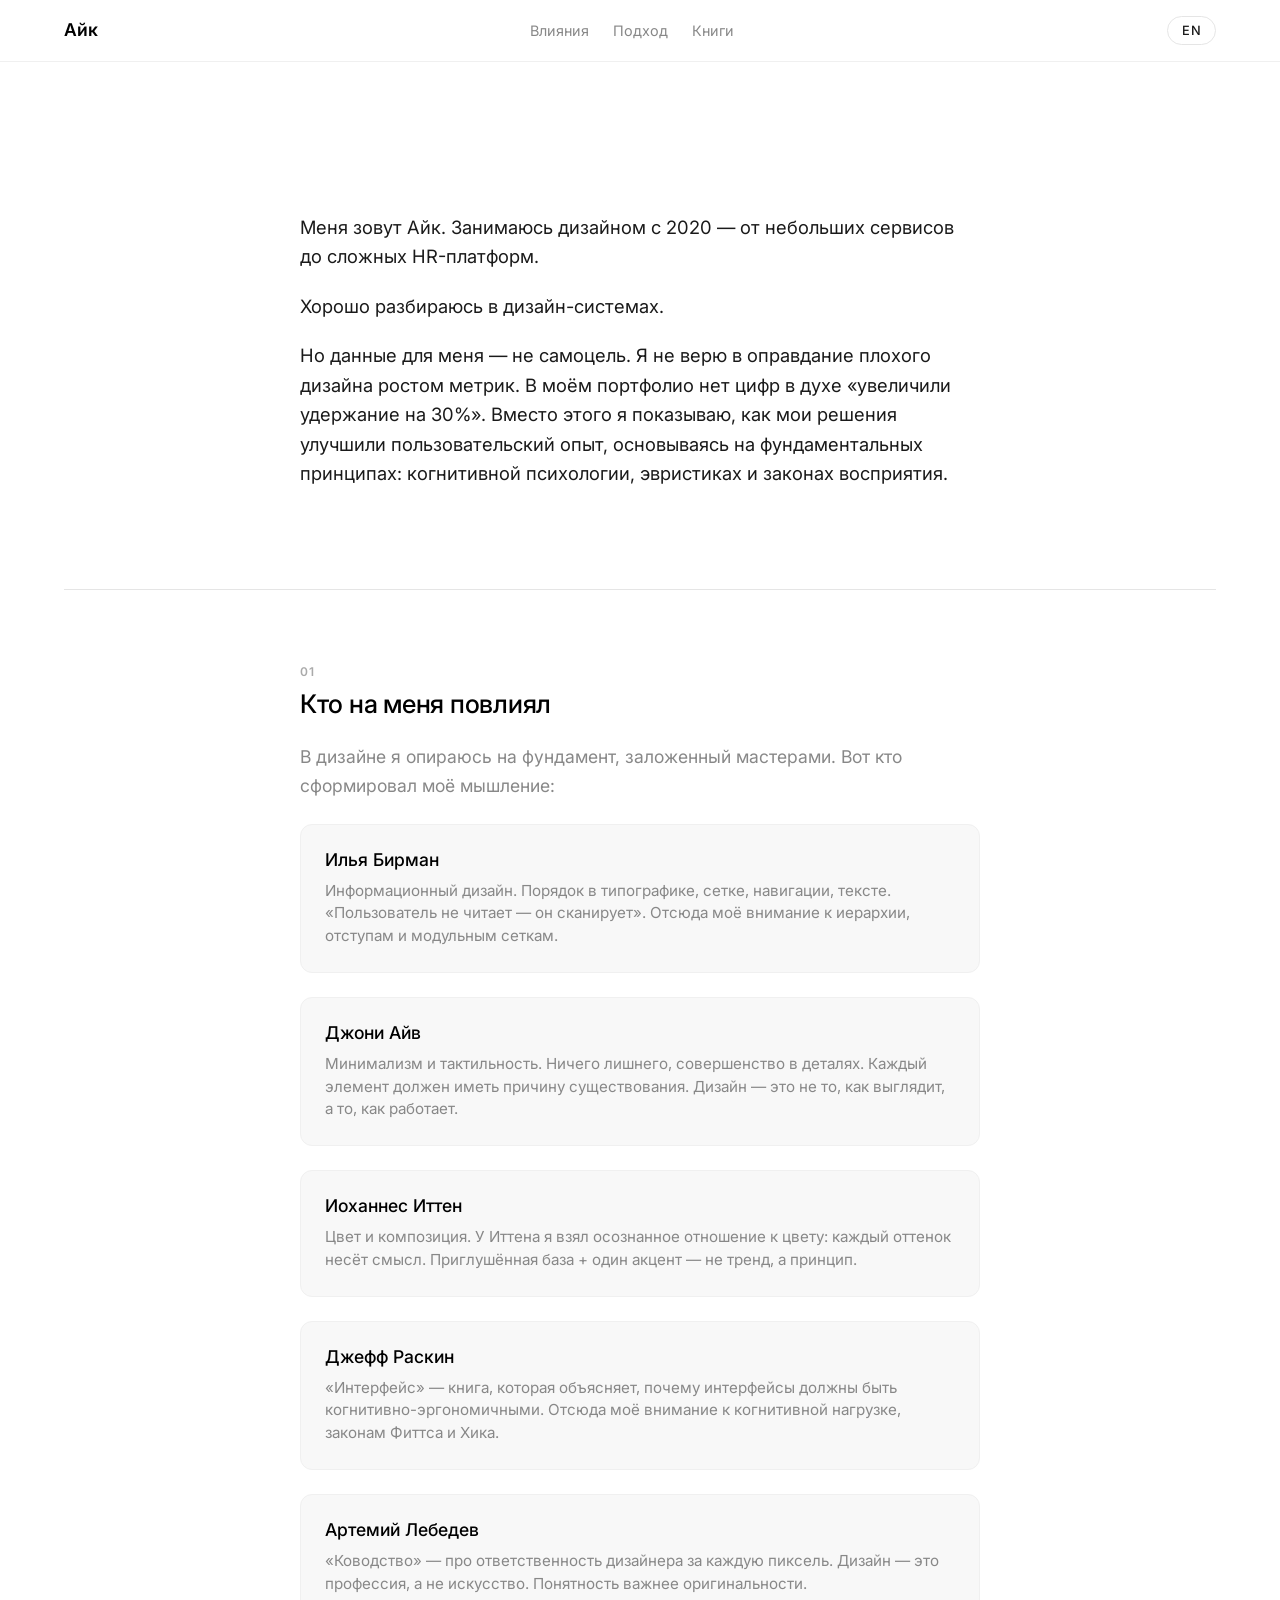
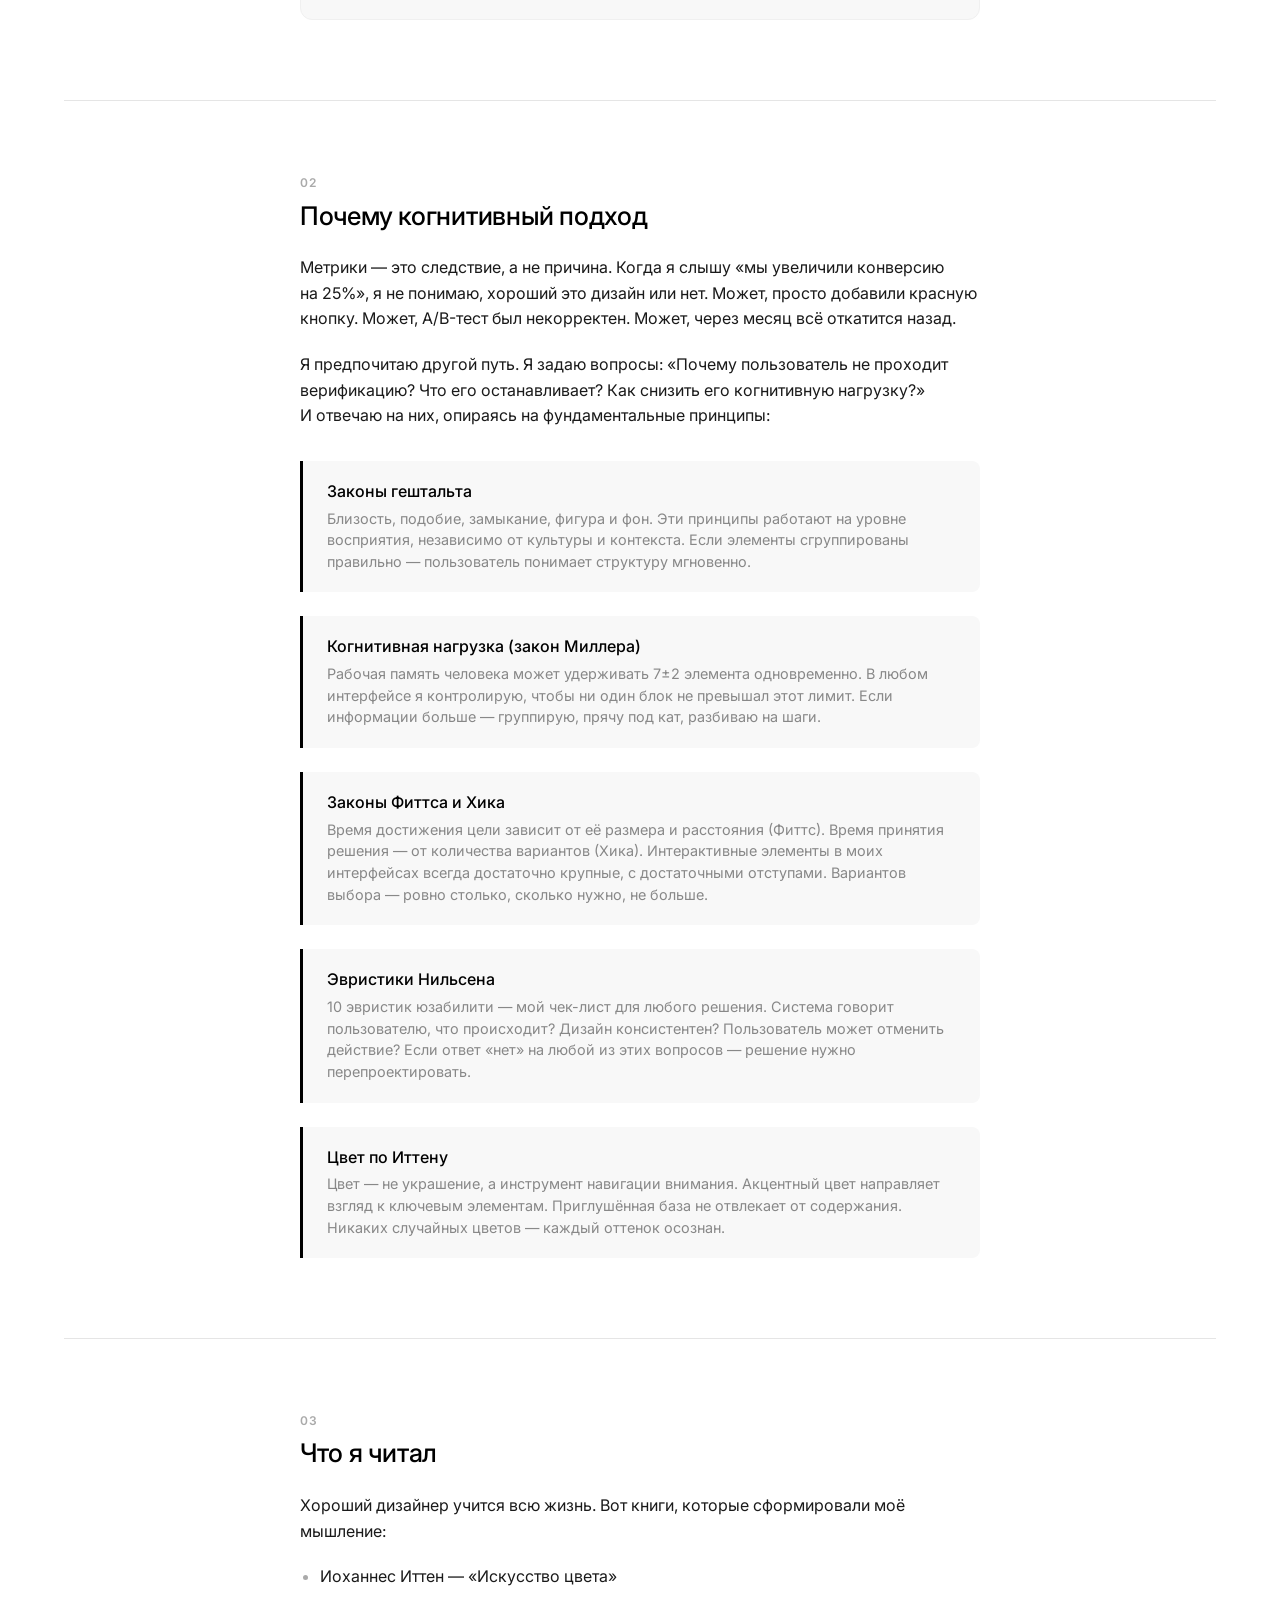
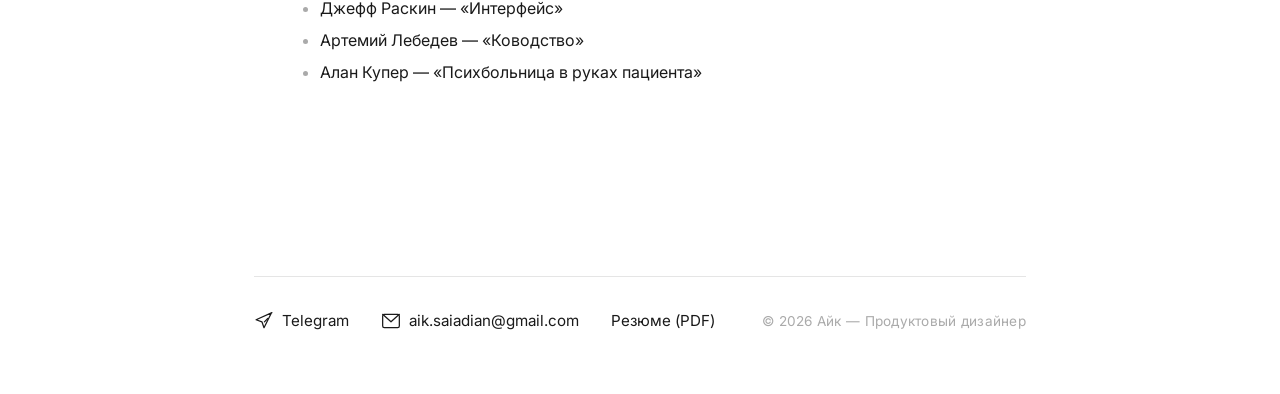
<file: about.html>
<!DOCTYPE html>
<html lang="ru">
<head>
  <meta charset="UTF-8">
  <meta name="viewport" content="width=device-width, initial-scale=1.0">
  <title data-i18n="about.pageTitle">Об авторе | Айк Саядян</title>
  <meta name="description" content="О моём подходе к дизайну: когнитивная психология, информационный дизайн Бирмана, минимализм Айва. Почему метрики — не главное.">
  <link rel="icon" type="image/svg+xml" href="favicon.svg">
  <link rel="preconnect" href="https://fonts.googleapis.com">
  <link rel="preconnect" href="https://fonts.gstatic.com" crossorigin>
  <link href="https://fonts.googleapis.com/css2?family=Inter:wght@400;500;600;700&display=swap" rel="stylesheet">
  <link rel="stylesheet" href="styles.css">
  <link rel="stylesheet" href="case-study.css">
  <style>
    /* About page: nav starts blurred (no full-viewport hero) */
    .nav { background: rgba(255,255,255,0.85); backdrop-filter: blur(12px); -webkit-backdrop-filter: blur(12px); }
  </style>
</head>
<body>

  <nav class="nav nav-scrolled" id="nav">
    <div class="nav-inner container" style="max-width: 1200px;">
      <a href="index.html#hero" class="nav-logo">Айк</a>
      <div class="nav-links">
        <a href="#influences" data-i18n="about.nav.influences">Влияния</a>
        <a href="#approach" data-i18n="about.nav.approach">Подход</a>
        <a href="#books" data-i18n="about.nav.books">Книги</a>
      </div>
      <button class="lang-toggle" id="lang-toggle">EN</button>
    </div>
  </nav>

  <main>
    <div class="container" style="padding-top: 100px;">
      <nav class="case-nav reveal">
        <a href="index.html" class="back-link" data-i18n="about.backLink">← Назад на главную</a>
      </nav>

      <section class="content-section" aria-label="Введение">
        <div class="container container--narrow" style="padding: 0;">
          <p class="about-intro" data-i18n="about.intro.0">
            Меня зовут Айк. Занимаюсь дизайном с 2020 — от небольших сервисов
            до сложных HR-платформ.
          </p>
          <p class="about-intro" data-i18n="about.intro.1">
            Хорошо разбираюсь в дизайн-системах.
          </p>
          <p class="about-intro" data-i18n="about.intro.2">
            Но данные для меня — не самоцель. Я не верю в оправдание плохого дизайна ростом
            метрик. В моём портфолио нет цифр в духе «увеличили удержание на 30%». Вместо
            этого я показываю, как мои решения улучшили пользовательский опыт, основываясь
            на фундаментальных принципах: когнитивной психологии, эвристиках и законах
            восприятия.
          </p>
        </div>
      </section>

      <section class="content-section section--divider" id="influences" aria-label="Кто на меня повлиял">
        <div class="container container--narrow" style="padding: 0;">
          <span class="content-section__number" data-i18n="about.influences.number">01</span>
          <h2 class="content-section__title" data-i18n="about.influences.title">Кто на меня повлиял</h2>
          <p style="color: var(--color-text-secondary); margin-bottom: 24px;" data-i18n="about.influences.subtitle">
            В дизайне я опираюсь на фундамент, заложенный мастерами. Вот кто сформировал моё мышление:
          </p>

          <div class="influence-list">
            <div class="influence-card">
              <h3 class="influence-card__name" data-i18n="about.influences.list.0.name">Илья Бирман</h3>
              <p class="influence-card__desc" data-i18n="about.influences.list.0.desc">
                Информационный дизайн. Порядок в типографике, сетке, навигации, тексте.
                «Пользователь не читает — он сканирует». Отсюда моё внимание к иерархии,
                отступам и модульным сеткам.
              </p>
            </div>

            <div class="influence-card">
              <h3 class="influence-card__name" data-i18n="about.influences.list.1.name">Джони Айв</h3>
              <p class="influence-card__desc" data-i18n="about.influences.list.1.desc">
                Минимализм и тактильность. Ничего лишнего, совершенство в деталях.
                Каждый элемент должен иметь причину существования. Дизайн — это не то,
                как выглядит, а то, как работает.
              </p>
            </div>

            <div class="influence-card">
              <h3 class="influence-card__name" data-i18n="about.influences.list.2.name">Иоханнес Иттен</h3>
              <p class="influence-card__desc" data-i18n="about.influences.list.2.desc">
                Цвет и композиция. У Иттена я взял осознанное отношение к цвету:
                каждый оттенок несёт смысл. Приглушённая база + один акцент —
                не тренд, а принцип.
              </p>
            </div>

            <div class="influence-card">
              <h3 class="influence-card__name" data-i18n="about.influences.list.3.name">Джефф Раскин</h3>
              <p class="influence-card__desc" data-i18n="about.influences.list.3.desc">
                «Интерфейс» — книга, которая объясняет, почему интерфейсы должны быть
                когнитивно-эргономичными. Отсюда моё внимание к когнитивной нагрузке,
                законам Фиттса и Хика.
              </p>
            </div>

            <div class="influence-card">
              <h3 class="influence-card__name" data-i18n="about.influences.list.4.name">Артемий Лебедев</h3>
              <p class="influence-card__desc" data-i18n="about.influences.list.4.desc">
                «Ководство» — про ответственность дизайнера за каждую пиксель.
                Дизайн — это профессия, а не искусство. Понятность важнее оригинальности.
              </p>
            </div>
          </div>
        </div>
      </section>

      <section class="content-section section--divider" id="approach" aria-label="Мой подход">
        <div class="container container--narrow" style="padding: 0;">
          <span class="content-section__number" data-i18n="about.approach.number">02</span>
          <h2 class="content-section__title" data-i18n="about.approach.title">Почему когнитивный подход</h2>
          <div class="content-section__body">
            <p data-i18n="about.approach.intro.0">
              Метрики — это следствие, а не причина. Когда я слышу «мы увеличили конверсию
              на 25%», я не понимаю, хороший это дизайн или нет. Может, просто добавили
              красную кнопку. Может, A/B-тест был некорректен. Может, через месяц всё
              откатится назад.
            </p>
            <p data-i18n="about.approach.intro.1">
              Я предпочитаю другой путь. Я задаю вопросы: «Почему пользователь не проходит
              верификацию? Что его останавливает? Как снизить его когнитивную нагрузку?»
              И отвечаю на них, опираясь на фундаментальные принципы:
            </p>
          </div>

          <div class="principle-list">
            <div class="principle-list__item">
              <h3 class="principle-list__item-title" data-i18n="about.approach.principles.0.title">Законы гештальта</h3>
              <p class="principle-list__item-text" data-i18n="about.approach.principles.0.text">
                Близость, подобие, замыкание, фигура и фон. Эти принципы работают на уровне
                восприятия, независимо от культуры и контекста. Если элементы сгруппированы
                правильно — пользователь понимает структуру мгновенно.
              </p>
            </div>

            <div class="principle-list__item">
              <h3 class="principle-list__item-title" data-i18n="about.approach.principles.1.title">Когнитивная нагрузка (закон Миллера)</h3>
              <p class="principle-list__item-text" data-i18n="about.approach.principles.1.text">
                Рабочая память человека может удерживать 7±2 элемента одновременно.
                В любом интерфейсе я контролирую, чтобы ни один блок не превышал этот лимит.
                Если информации больше — группирую, прячу под кат, разбиваю на шаги.
              </p>
            </div>

            <div class="principle-list__item">
              <h3 class="principle-list__item-title" data-i18n="about.approach.principles.2.title">Законы Фиттса и Хика</h3>
              <p class="principle-list__item-text" data-i18n="about.approach.principles.2.text">
                Время достижения цели зависит от её размера и расстояния (Фиттс). Время
                принятия решения — от количества вариантов (Хика). Интерактивные элементы
                в моих интерфейсах всегда достаточно крупные, с достаточными отступами.
                Вариантов выбора — ровно столько, сколько нужно, не больше.
              </p>
            </div>

            <div class="principle-list__item">
              <h3 class="principle-list__item-title" data-i18n="about.approach.principles.3.title">Эвристики Нильсена</h3>
              <p class="principle-list__item-text" data-i18n="about.approach.principles.3.text">
                10 эвристик юзабилити — мой чек-лист для любого решения. Система говорит
                пользователю, что происходит? Дизайн консистентен? Пользователь может
                отменить действие? Если ответ «нет» на любой из этих вопросов — решение
                нужно перепроектировать.
              </p>
            </div>

            <div class="principle-list__item">
              <h3 class="principle-list__item-title" data-i18n="about.approach.principles.4.title">Цвет по Иттену</h3>
              <p class="principle-list__item-text" data-i18n="about.approach.principles.4.text">
                Цвет — не украшение, а инструмент навигации внимания. Акцентный цвет
                направляет взгляд к ключевым элементам. Приглушённая база не отвлекает
                от содержания. Никаких случайных цветов — каждый оттенок осознан.
              </p>
            </div>
          </div>
        </div>
      </section>

      <section class="content-section section--divider" id="books" aria-label="Книги">
        <div class="container container--narrow" style="padding: 0;">
          <span class="content-section__number" data-i18n="about.books.number">03</span>
          <h2 class="content-section__title" data-i18n="about.books.title">Что я читал</h2>
          <div class="content-section__body">
            <p data-i18n="about.books.intro">Хороший дизайнер учится всю жизнь. Вот книги, которые сформировали моё мышление:</p>
            <ul>
              <li data-i18n="about.books.list.0"><strong>Иоханнес Иттен</strong> — «Искусство цвета»</li>
              <li data-i18n="about.books.list.1"><strong>Джефф Раскин</strong> — «Интерфейс»</li>
              <li data-i18n="about.books.list.2"><strong>Артемий Лебедев</strong> — «Ководство»</li>
              <li data-i18n="about.books.list.3"><strong>Алан Купер</strong> — «Психбольница в руках пациента»</li>
            </ul>
          </div>
        </div>
      </section>

    </div>
  </main>

  <footer class="section" id="contacts">
    <div class="container" style="max-width: var(--content-width);">
      <div class="footer-divider"></div>
      <div class="footer-content">
        <div class="footer-links">
          <a href="https://t.me/aik_eto" target="_blank" rel="noopener" class="footer-link">
            <svg width="20" height="20" viewBox="0 0 24 24" fill="none" stroke="currentColor" stroke-width="1.5" stroke-linecap="round" stroke-linejoin="round" aria-hidden="true">
              <path d="M21.5 2L2.5 10.5l7 2.5 2.5 7 9-18z"/>
              <path d="M12.5 13l4-4"/>
            </svg>
            Telegram
          </a>
          <a href="mailto:aik.saiadian@gmail.com" class="footer-link">
            <svg width="20" height="20" viewBox="0 0 24 24" fill="none" stroke="currentColor" stroke-width="1.5" stroke-linecap="round" stroke-linejoin="round" aria-hidden="true">
              <rect x="2" y="4" width="20" height="16" rx="2"/>
              <path d="M22 4L12 13 2 4"/>
            </svg>
            aik.saiadian@gmail.com
          </a>
          <a href="resume.pdf" target="_blank" class="footer-link" data-i18n="contacts.resume">
            <svg width="20" height="20" viewBox="0 0 24 24" fill="none" stroke="currentColor" stroke-width="1.5" stroke-linecap="round" stroke-linejoin="round" aria-hidden="true">
              <path d="M14 2H6a2 2 0 0 0-2 2v16a2 2 0 0 0 2 2h12a2 2 0 0 0 2-2V8z"/>
              <polyline points="14 2 14 8 20 8"/>
              <line x1="16" y1="13" x2="8" y2="13"/>
              <line x1="16" y1="17" x2="8" y2="17"/>
              <polyline points="10 9 9 9 8 9"/>
            </svg>
            <span data-i18n="contacts.resume">Резюме (PDF)</span>
          </a>
        </div>
        <p class="meta-text footer-copy" data-i18n="contacts.copyright">© 2026 Айк — Продуктовый дизайнер</p>
      </div>
    </div>
  </footer>

  <script src="js/l10n.js"></script>
  <script src="js/l10n-case-studies.js"></script>
  <script src="js/main.js"></script>
</body>
</html>
</file>
<file: styles.css>
/* ============================================
   Portfolio — Design System
   Apple-like Monochrome | Interface Designer
   ============================================ */

/* --- Custom Properties --- */
:root {
  --color-bg: #ffffff;
  --color-text: #1a1a1a;
  --color-text-secondary: #888888;
  --color-text-muted: #aaaaaa;
  --color-border: #e5e5e5;
  --color-border-light: #f0f0f0;
  --color-card-bg: #f8f8f8;
  --color-card-hover: #f0f0f0;
  --color-overlay: rgba(0, 0, 0, 0.03);
  --color-white: #ffffff;
  --color-black: #000000;

  --font-primary: 'Inter', -apple-system, BlinkMacSystemFont, 'Segoe UI', Roboto, Helvetica, Arial, sans-serif;

  --max-width: 1200px;
  --content-width: 820px;
  --bento-gap: 16px;
  --section-gap: 100px;
  --nav-height: 64px;

  --radius-sm: 8px;
  --radius-md: 12px;
  --radius-lg: 16px;
  --radius-xl: 24px;

  --transition-fast: 0.2s ease;
  --transition-med: 0.4s ease;
  --transition-slow: 0.6s cubic-bezier(0.25, 0.1, 0.25, 1);
}

/* --- Reset --- */
*,
*::before,
*::after {
  margin: 0;
  padding: 0;
  box-sizing: border-box;
}

html {
  scroll-behavior: smooth;
  -webkit-font-smoothing: antialiased;
  -moz-osx-font-smoothing: grayscale;
}

body {
  font-family: var(--font-primary);
  font-size: 1.1rem;
  line-height: 1.6;
  color: var(--color-text);
  background-color: var(--color-bg);
  overflow-x: hidden;
}

img {
  max-width: 100%;
  height: auto;
  display: block;
}

a {
  color: inherit;
  text-decoration: none;
}

ul {
  list-style: none;
}

/* --- Typography --- */
h1 {
  font-size: clamp(2.5rem, 5vw, 4.5rem);
  font-weight: 600;
  line-height: 1.1;
  letter-spacing: -0.02em;
  color: var(--color-black);
}

h2 {
  font-size: clamp(1.5rem, 3vw, 2rem);
  font-weight: 500;
  line-height: 1.2;
  letter-spacing: -0.01em;
  color: var(--color-black);
}

h3 {
  font-size: 1.2rem;
  font-weight: 500;
  line-height: 1.3;
  color: var(--color-black);
}

p {
  color: var(--color-text);
  line-height: 1.6;
}

.subtitle {
  font-size: 1.15rem;
  color: var(--color-text-secondary);
  line-height: 1.5;
}

.meta-text {
  font-size: 0.9rem;
  color: var(--color-text-muted);
  letter-spacing: 0.02em;
}

/* --- Layout Utilities --- */
.container {
  max-width: var(--max-width);
  margin: 0 auto;
  padding: 0 24px;
}

.section {
  padding: var(--section-gap) 0;
}

.section-header {
  margin-bottom: 48px;
  text-align: left;
}

.section-header h2 {
  margin-bottom: 12px;
}

.section-header p {
  color: var(--color-text-secondary);
  max-width: 500px;
}

/* --- Bento Grid --- */
.bento-grid {
  display: grid;
  gap: var(--bento-gap);
}

.bento-grid-2 {
  grid-template-columns: 2fr 1fr;
}

.bento-grid-3 {
  grid-template-columns: 1fr 1fr 1fr;
}

.bento-item {
  border-radius: var(--radius-lg);
  overflow: hidden;
  background: var(--color-card-bg);
  padding: 32px;
  transition: background var(--transition-fast);
}

.bento-item:hover {
  background: var(--color-card-hover);
}

.bento-item-large {
  grid-row: span 2;
}

.bento-item-tall {
  grid-row: span 2;
}

.bento-item-wide {
  grid-column: span 2;
}

.bento-item-hero {
  padding: 48px;
  display: flex;
  flex-direction: column;
  justify-content: center;
}

/* --- Reveal Animations (CSS) --- */
.reveal {
  opacity: 0;
  transform: translateY(30px);
  transition: opacity 0.6s cubic-bezier(0.25, 0.1, 0.25, 1),
              transform 0.6s cubic-bezier(0.25, 0.1, 0.25, 1);
}

.reveal.visible {
  opacity: 1;
  transform: translateY(0);
}

.reveal-delay-1 { transition-delay: 0.1s; }
.reveal-delay-2 { transition-delay: 0.2s; }
.reveal-delay-3 { transition-delay: 0.3s; }
.reveal-delay-4 { transition-delay: 0.4s; }
.reveal-delay-5 { transition-delay: 0.5s; }

.stagger-children > * {
  opacity: 0;
  transform: translateY(20px);
  transition: opacity 0.5s ease, transform 0.5s ease;
}

.stagger-children.visible > *:nth-child(1) { transition-delay: 0.0s; opacity: 1; transform: translateY(0); }
.stagger-children.visible > *:nth-child(2) { transition-delay: 0.08s; opacity: 1; transform: translateY(0); }
.stagger-children.visible > *:nth-child(3) { transition-delay: 0.16s; opacity: 1; transform: translateY(0); }
.stagger-children.visible > *:nth-child(4) { transition-delay: 0.24s; opacity: 1; transform: translateY(0); }
.stagger-children.visible > *:nth-child(5) { transition-delay: 0.32s; opacity: 1; transform: translateY(0); }
.stagger-children.visible > *:nth-child(6) { transition-delay: 0.40s; opacity: 1; transform: translateY(0); }
.stagger-children.visible > *:nth-child(7) { transition-delay: 0.48s; opacity: 1; transform: translateY(0); }
.stagger-children.visible > *:nth-child(8) { transition-delay: 0.56s; opacity: 1; transform: translateY(0); }
.stagger-children.visible > *:nth-child(9) { transition-delay: 0.64s; opacity: 1; transform: translateY(0); }
.stagger-children.visible > *:nth-child(10) { transition-delay: 0.72s; opacity: 1; transform: translateY(0); }
.stagger-children.visible > *:nth-child(11) { transition-delay: 0.80s; opacity: 1; transform: translateY(0); }
.stagger-children.visible > *:nth-child(12) { transition-delay: 0.88s; opacity: 1; transform: translateY(0); }

/* --- Keyframes --- */
@keyframes fadeInUp {
  from {
    opacity: 0;
    transform: translateY(30px);
  }
  to {
    opacity: 1;
    transform: translateY(0);
  }
}

@keyframes scaleIn {
  from {
    opacity: 0;
    transform: scale(0.95);
  }
  to {
    opacity: 1;
    transform: scale(1);
  }
}

@keyframes slideIn {
  from {
    opacity: 0;
    transform: translateX(-20px);
  }
  to {
    opacity: 1;
    transform: translateX(0);
  }
}



/* --- Page Transition Overlay --- */
.page-transition-overlay {
  position: fixed;
  top: 0;
  left: 0;
  width: 100%;
  height: 100%;
  background: var(--color-bg);
  z-index: 9999;
  pointer-events: none;
  opacity: 0;
}

/* --- Responsive --- */
@media (max-width: 768px) {
  :root {
    --section-gap: 60px;
    --bento-gap: 12px;
  }

  .bento-grid-2 {
    grid-template-columns: 1fr;
  }

  .bento-grid-3 {
    grid-template-columns: 1fr;
  }

  .bento-item-large,
  .bento-item-tall {
    grid-row: span 1;
  }

  .bento-item-hero {
    padding: 32px 24px;
  }

  .container {
    padding: 0 20px;
  }

  h1 {
    font-size: clamp(2rem, 8vw, 2.8rem);
  }

  .subtitle {
    font-size: 1rem;
  }

  .section {
    padding: 50px 0;
  }
}

@media (max-width: 480px) {
  :root {
    --section-gap: 40px;
  }

  .container {
    padding: 0 16px;
  }

  h1 {
    font-size: clamp(1.6rem, 7vw, 2.2rem);
  }

  h2 {
    font-size: 1.3rem;
  }

  body {
    font-size: 1rem;
  }

  .bento-item {
    padding: 20px;
  }
}

/* --- Selection --- */
::selection {
  background: var(--color-black);
  color: var(--color-white);
}

/* --- Focus --- */
:focus-visible {
  outline: 2px solid var(--color-black);
  outline-offset: 2px;
}

/* --- Navigation --- */
.nav {
  position: fixed;
  top: 0;
  left: 0;
  right: 0;
  z-index: 1000;
  padding: 16px 0;
  background: transparent;
  transition: background var(--transition-med), backdrop-filter var(--transition-med), box-shadow var(--transition-med);
}

.nav.nav-scrolled {
  background: rgba(255, 255, 255, 0.85);
  backdrop-filter: blur(12px);
  -webkit-backdrop-filter: blur(12px);
  box-shadow: 0 1px 0 var(--color-border-light);
}

.nav-inner {
  display: flex;
  align-items: center;
  justify-content: space-between;
  gap: 24px;
}

.nav-logo {
  font-size: 1.1rem;
  font-weight: 600;
  color: var(--color-black);
  letter-spacing: -0.01em;
}

.nav-links {
  display: flex;
  align-items: center;
  gap: 24px;
}

.nav-links a {
  font-size: 0.9rem;
  color: var(--color-text-secondary);
  transition: color var(--transition-fast);
  position: relative;
}

.nav-links a::after {
  content: '';
  position: absolute;
  bottom: -2px;
  left: 0;
  width: 0;
  height: 1px;
  background: var(--color-black);
  transition: width var(--transition-fast);
}

.nav-links a:hover {
  color: var(--color-black);
}

.nav-links a:hover::after {
  width: 100%;
}

/* --- Language Toggle --- */
.lang-toggle {
  display: inline-flex;
  align-items: center;
  justify-content: center;
  padding: 6px 14px;
  border: 1px solid var(--color-border);
  border-radius: 20px;
  background: transparent;
  color: var(--color-text);
  font-family: var(--font-primary);
  font-size: 0.8rem;
  font-weight: 500;
  cursor: pointer;
  transition: all var(--transition-fast);
  letter-spacing: 0.03em;
  min-width: 44px;
}

.lang-toggle:hover {
  border-color: var(--color-black);
  background: var(--color-card-bg);
}

/* --- Hero About Link --- */
.hero-about-btn {
  display: inline-flex;
  align-items: center;
  gap: 6px;
  margin-top: 24px;
  font-size: 0.95rem;
  font-weight: 500;
  color: var(--color-text);
  text-decoration: none;
  transition: color var(--transition-fast);
  width: fit-content;
}

.hero-about-btn:hover {
  color: var(--color-black);
}

/* --- Hero Badge --- */
.hero-badge {
  display: inline-block;
  margin-bottom: 16px;
}

/* --- Bento Avatar --- */
.bento-item-avatar {
  grid-row: span 2;
  padding: 0;
  overflow: hidden;
}

.avatar-img {
  width: 100%;
  height: 100%;
  object-fit: cover;
  display: block;
  border-radius: var(--radius-lg);
}

/* --- Hero Section (full viewport adaptation) --- */
#hero {
  scroll-margin-top: var(--nav-height);
}

.hero {
  min-height: 90vh;
  display: flex;
  align-items: center;
}

/* --- Projects Grid --- */
.projects-grid {
  display: grid;
  grid-template-columns: 1fr;
  gap: 24px;
}

.project-card {
  border-radius: var(--radius-lg);
  overflow: hidden;
  border: 1px solid var(--color-border-light);
  transition: all var(--transition-med);
  background: var(--color-bg);
}

.project-card:hover {
  border-color: var(--color-border);
  box-shadow: 0 8px 30px rgba(0, 0, 0, 0.04);
  transform: translateY(-2px);
}

.project-card .case-link {
  display: block;
  color: inherit;
  text-decoration: none;
}

.project-card-image {
  width: 100%;
  aspect-ratio: 16 / 9;
  overflow: hidden;
  background: var(--color-card-bg);
}

.project-card-image img {
  width: 100%;
  height: 100%;
  object-fit: cover;
  transition: transform 0.5s ease;
}

.project-card:hover .project-card-image img {
  transform: scale(1.03);
}

.project-card-info {
  padding: 24px;
}

.project-card-info h3 {
  margin-bottom: 8px;
}

.project-card-info p {
  font-size: 0.95rem;
  color: var(--color-text-secondary);
  margin-bottom: 16px;
  line-height: 1.5;
}

.project-card-link {
  display: inline-flex;
  align-items: center;
  gap: 6px;
  padding: 8px 20px;
  border: 1px solid var(--color-border-light);
  border-radius: 10px;
  font-size: 0.9rem;
  font-weight: 500;
  color: var(--color-text);
  background: var(--color-card-bg);
  text-decoration: none;
  transition: all var(--transition-fast);
}

.project-card-link:hover {
  border-color: var(--color-black);
  background: var(--color-black);
  color: var(--color-white);
}

/* --- Gallery Subtitle --- */
.gallery-subtitle {
  max-width: 600px;
  margin: 0 0 40px;
  text-align: left;
  font-size: 1rem;
  color: var(--color-text-secondary);
  line-height: 1.5;
}

/* --- Gallery Grid --- */
.gallery-grid {
  display: grid;
  grid-template-columns: 1fr 1fr;
  gap: 20px;
}

.gallery-item {
  border-radius: var(--radius-md);
  overflow: hidden;
  transition: transform var(--transition-med);
}

.gallery-item:hover {
  transform: scale(1.02);
}

.image-wrapper {
  position: relative;
  width: 100%;
  padding-bottom: 75%;
  overflow: hidden;
  background: var(--color-card-bg);
  border-radius: var(--radius-md);
  border: 1px solid var(--color-border-light);
}

.image-wrapper img {
  position: absolute;
  top: 0;
  left: 0;
  width: 100%;
  height: 100%;
  object-fit: cover;
  transition: transform 0.5s ease;
}

.gallery-item:hover .image-wrapper img {
  transform: scale(1.05);
}

/* --- Footer --- */
#contacts {
  padding-bottom: 60px;
}

.footer-divider {
  width: 100%;
  height: 1px;
  background: var(--color-border);
  margin-bottom: 32px;
}

.footer-content {
  display: flex;
  flex-direction: row;
  justify-content: space-between;
  align-items: center;
  flex-wrap: wrap;
  gap: 16px;
}

.footer-links {
  display: flex;
  gap: 32px;
  flex-wrap: wrap;
}

.footer-link {
  display: inline-flex;
  align-items: center;
  gap: 8px;
  font-size: 0.95rem;
  color: var(--color-text);
  transition: opacity var(--transition-fast);
}

.footer-link:hover {
  opacity: 0.6;
}

.footer-link svg {
  flex-shrink: 0;
}

.footer-copy {
  font-size: 0.85rem;
}

/* --- Print --- */
@media print {
  .nav { display: none; }
  .section {
    padding: 20px 0;
    page-break-inside: avoid;
  }
}

/* --- Responsive for sections --- */
@media (max-width: 768px) {
  .nav-links a:not(:first-child):not(:nth-child(2)) {
    display: none;
  }

  .projects-grid {
    gap: 16px;
  }

  .project-card-info {
    padding: 16px;
  }

  .gallery-grid {
    grid-template-columns: 1fr;
    gap: 16px;
  }

  .footer-content {
    flex-direction: column;
    align-items: flex-start;
    gap: 24px;
  }

  .footer-links {
    flex-direction: column;
    gap: 16px;
  }

  .hero {
    min-height: auto;
  }
}
</file>
<file: case-study.css>
/* ============================================
   Portfolio — Case Study Styles
   ============================================ */

/* --- Case Navigation --- */
.case-nav {
  margin-bottom: 48px;
}

.back-link {
  display: inline-flex;
  align-items: center;
  gap: 6px;
  padding: 8px 20px;
  font-size: 0.9rem;
  color: var(--color-text);
  background: var(--color-card-bg);
  border: 1px solid var(--color-border-light);
  border-radius: 100px;
  text-decoration: none;
  transition: all var(--transition-fast);
}

.back-link:hover {
  background: var(--color-black);
  color: var(--color-white);
  border-color: var(--color-black);
}

/* --- Case Header --- */
.case-header {
  text-align: center;
  margin-bottom: 64px;
  max-width: 720px;
  margin-left: auto;
  margin-right: auto;
}

.case-header h1 {
  margin-bottom: 16px;
}

.case-subtitle {
  font-size: 1.2rem;
  color: var(--color-text-secondary);
  margin-bottom: 24px;
  line-height: 1.5;
}

.case-meta {
  display: flex;
  justify-content: center;
  gap: 32px;
  font-size: 0.9rem;
  color: var(--color-text-muted);
}

.case-meta span {
  font-weight: 500;
}

/* --- Case Content --- */
.case-content {
  max-width: 820px;
  margin: 0 auto;
}

.case-content section {
  margin-bottom: 64px;
}

.case-content h2 {
  font-size: 1.4rem;
  font-weight: 500;
  margin-bottom: 24px;
}

.case-content p {
  font-size: 1.05rem;
  line-height: 1.7;
  color: var(--color-text);
  margin-bottom: 20px;
}

.case-content ul {
  list-style: disc;
  padding-left: 20px;
  margin-bottom: 20px;
}

.case-content li {
  margin-bottom: 8px;
  font-size: 1rem;
  line-height: 1.5;
  color: var(--color-text);
}

.case-content li::marker {
  color: var(--color-text-muted);
}

/* --- Step Cards (navigation) --- */
.step-cards {
  display: grid;
  grid-template-columns: repeat(3, 1fr);
  gap: 16px;
  margin-bottom: 48px;
}

.step-card {
  display: flex;
  flex-direction: column;
  justify-content: space-between;
  height: 140px;
  padding: 20px;
  background: var(--color-card-bg);
  border: 1px solid var(--color-border-light);
  border-radius: var(--radius-md);
  text-decoration: none;
  transition: border-color 0.2s ease, box-shadow 0.2s ease;
  cursor: pointer;
}

.step-card:hover {
  border-color: var(--color-black);
  box-shadow: 0 2px 8px rgba(0,0,0,0.08);
}

.step-card-num {
  font-size: 0.85rem;
  color: var(--color-text-muted);
  align-self: flex-start;
}

.step-card-title {
  font-size: 1rem;
  font-weight: 500;
  color: var(--color-text);
  line-height: 1.4;
  align-self: flex-start;
}

@media (max-width: 768px) {
  .step-cards {
    grid-template-columns: 1fr;
    gap: 12px;
    margin-bottom: 32px;
  }
  .step-card {
    padding: 16px;
  }
}

/* --- Process Steps --- */
.process-steps {
  display: flex;
  flex-direction: column;
  margin-top: 32px;
}

.step {
  padding: 24px 0;
}

.step-content {
  flex: 1;
}

.step-content h3 {
  font-size: 1.1rem;
  font-weight: 500;
  margin: 0 0 8px;
  padding-top: 2px;
  line-height: 1.6;
}

.step-content p {
  font-size: 0.95rem;
  color: var(--color-text-secondary);
  line-height: 1.5;
  margin-bottom: 12px;
}

.step-content ul {
  padding-left: 20px;
}

.step-content li {
  font-size: 0.95rem;
  color: var(--color-text-secondary);
  margin-bottom: 6px;
}

/* --- Process Break (inserted between steps) --- */
.process-break {
  margin: 0;
}

/* --- Visual Frames (image + caption) --- */
.visual-frame {
  background: var(--color-card-bg);
  border: 1px solid var(--color-border-light);
  border-radius: var(--radius-md);
  padding: 16px;
  margin: 48px 0;
}

.shot-block {
  display: grid;
  gap: 16px;
}

.shot-block.fullwidth {
  grid-template-columns: 1fr;
}

.shot-block-row {
  display: grid;
  grid-template-columns: 1fr 1fr;
  gap: 16px;
}

.shot-img {
  width: 100%;
  border-radius: 10px;
  border: 1px solid var(--color-border-light);
  display: block;
  height: auto;
  object-fit: contain;
  object-position: center;
  padding: 10px;
  background: var(--color-card-bg);
}

.shot-img.short {
  max-height: 320px;
}

.shot-copy h3 {
  font-size: 1.05rem;
  margin: 4px 0 8px;
}

.shot-copy p {
  font-size: 0.95rem;
  color: var(--color-text-secondary);
  line-height: 1.45;
}

.visual-riseup .shot-img {
  background: #242424;
}

.visual-sberq .shot-img {
  background: #F7F9FA;
}

.visual-medreach .shot-img {
  background: #1a2a3a;
}

.visual-figma-checklist .shot-img {
  background: #f0f7f0;
}

.visual-specterx .shot-img {
  background: #1a2744;
}

/* --- Metrics --- */
.metrics {
  display: flex;
  gap: 12px;
  margin-top: 24px;
}

.metric {
  text-align: center;
  padding: 16px 20px;
  background: var(--color-card-bg);
  border-radius: var(--radius-sm);
  flex: 1;
}

.metric-value {
  display: block;
  font-size: 1.6rem;
  font-weight: 600;
  color: var(--color-black);
  margin-bottom: 4px;
}

.metric-label {
  font-size: 0.85rem;
  color: var(--color-text-muted);
  line-height: 1.2;
}

/* --- Placeholder images for STAR sections --- */
.shot-img[src*="placeholder"] {
  min-height: 240px;
  background: var(--color-card-bg);
  border: 2px dashed var(--color-border-light);
  border-radius: var(--radius-md);
  display: flex;
  align-items: center;
  justify-content: center;
}

/* --- Image Placeholder (for MedReach style) --- */
.image-placeholder {
  background: var(--color-card-bg);
  border: 1px solid var(--color-border-light);
  border-radius: var(--radius-md);
  padding: 20px;
  margin-top: 16px;
}

.media-grid {
  display: grid;
  grid-template-columns: 1fr;
  gap: 12px;
}

.media-full {
  width: 100%;
  height: auto;
  border-radius: var(--radius-sm);
  display: block;
}

/* --- Case Footer --- */
.case-footer {
  margin-top: 80px;
  padding-bottom: 64px;
  text-align: center;
}

.case-footer .footer-divider {
  width: 100%;
  height: 1px;
  background: var(--color-border);
  margin-bottom: 32px;
}

.case-navigation {
  max-width: 820px;
  margin: 0 auto;
  margin-top: 48px;
  padding-top: 24px;
  border-top: 1px solid var(--color-border-light);
}

.also-title {
  font-size: 0.85rem;
  font-weight: 500;
  color: var(--color-text-secondary);
  margin-bottom: 12px;
  text-transform: uppercase;
  letter-spacing: 0.05em;
}

.also-list {
  list-style: none;
  padding: 0;
  margin: 0;
  display: flex;
  flex-direction: column;
  gap: 6px;
}

.also-list a {
  color: #0000ee;
  text-decoration: underline;
}

.also-list a:visited {
  color: #551a8b;
}

.you-are-here {
  color: var(--color-text-secondary);
}

/* --- Responsive --- */
@media (max-width: 768px) {
  .case-header h1 {
    font-size: 2rem;
  }

  .case-subtitle {
    font-size: 1rem;
  }

  .case-meta {
    flex-direction: column;
    gap: 8px;
  }

  .shot-block-row {
    grid-template-columns: 1fr;
  }

  .shot-img.short {
    max-height: 220px;
  }

  .metrics {
    flex-direction: column;
  }

  .case-navigation {
    margin-top: 32px;
  }
}

@media (max-width: 480px) {
  .case-header h1 {
    font-size: 1.6rem;
  }

  .case-content h2 {
    font-size: 1.2rem;
  }

  .case-content p {
    font-size: 1rem;
  }
}

/* --- Print --- */
@media print {
  .case-nav, .case-footer, .nav, .lang-toggle { display: none; }
}

/* ============================================
   MedReach / SberQ / Figma Checklist — Shared Components
   ============================================ */

.leadership-context {
  background: var(--color-card-bg);
  border: 1px solid var(--color-border-light);
  border-radius: var(--radius-md);
  padding: 16px 20px;
  margin-bottom: 24px;
  font-size: 0.9rem;
  color: var(--color-text-secondary);
  line-height: 1.5;
}

.process-artifact {
  margin: 8px 0 8px 52px;
}

.artifact-placeholder {
  background: #1a2a3a;
  border: 1px dashed rgba(255,255,255,0.2);
  border-radius: var(--radius-md);
  padding: 24px;
  text-align: center;
}

.artifact-placeholder h4 {
  font-size: 1rem;
  font-weight: 500;
  color: #fff;
  margin-bottom: 8px;
}

.artifact-placeholder p {
  font-size: 0.9rem;
  color: rgba(255,255,255,0.7);
  line-height: 1.5;
  margin: 0;
}

.ba-column {
  border-radius: var(--radius-md);
  padding: 24px;
}

.ba-before {
  background: #1a2a3a;
  border: 1px solid rgba(255,255,255,0.1);
}

.ba-after {
  background: #1a2a3a;
  border: 1px solid rgba(79, 195, 247, 0.3);
}

.ba-column h4 {
  font-size: 1rem;
  font-weight: 500;
  color: #fff;
  margin-bottom: 8px;
}

.ba-column p {
  font-size: 0.9rem;
  color: rgba(255,255,255,0.7);
  line-height: 1.5;
  margin: 0;
}

.testimonial {
  background: var(--color-card-bg);
  border: 1px solid var(--color-border-light);
  border-left: 3px solid #4fc3f7;
  border-radius: var(--radius-md);
  padding: 24px;
  margin-bottom: 32px;
}

.testimonial blockquote {
  font-size: 1.05rem;
  line-height: 1.6;
  color: var(--color-text);
  font-style: italic;
  margin: 0 0 12px;
}

.testimonial-attribution {
  display: flex;
  flex-direction: column;
  gap: 2px;
}

.testimonial-name {
  font-size: 0.9rem;
  font-weight: 500;
  color: var(--color-text);
}

.testimonial-role {
  font-size: 0.8rem;
  color: var(--color-text-muted);
}

.tools-section {
  margin-bottom: 32px;
}

.tools-section h3 {
  font-size: 1.1rem;
  font-weight: 500;
  margin-bottom: 12px;
}

.tool-item {
  background: var(--color-card-bg);
  border: 1px solid var(--color-border-light);
  border-radius: var(--radius-sm);
  padding: 6px 14px;
  font-size: 0.85rem;
  color: var(--color-text-secondary);
}

@media (max-width: 768px) {
  .process-artifact {
    margin-left: 0;
  }
}

/* ============================================
   RiseUP — New Components
   ============================================ */

/* --- Sticky TOC --- */
.case-toc {
  display: none;
}

.case-content section[id] {
  scroll-margin-top: 80px;
}

@media (min-width: 1024px) {
  .case-toc {
    display: block;
    position: fixed;
    top: 160px;
    left: max(calc((100vw - 820px) / 2 - 220px), 16px);
    width: 180px;
  }

  .case-toc ul {
    list-style: none;
    padding: 0;
    margin: 0;
  }

  .case-toc li {
    margin-bottom: 10px;
  }

  .case-toc a {
    display: block;
    padding: 4px 0 4px 12px;
    font-size: 0.85rem;
    color: var(--color-text-muted);
    text-decoration: none;
    border-left: 2px solid transparent;
    transition: color var(--transition-fast), border-color var(--transition-fast);
    line-height: 1.4;
  }

  .case-toc a:hover {
    color: var(--color-black);
    border-left-color: var(--color-black);
  }
}

/* --- Impact Badge --- */
.impact-badge {
  display: flex;
  align-items: center;
  gap: 16px;
  padding: 20px 24px;
  margin-bottom: 28px;
  border-left: 4px solid var(--color-black);
  background: var(--color-card-bg);
  border-radius: 0 var(--radius-sm) var(--radius-sm) 0;
}

.impact-badge-value {
  font-size: 2rem;
  font-weight: 600;
  color: var(--color-black);
  line-height: 1;
  flex-shrink: 0;
}

.impact-badge-label {
  font-size: 1rem;
  color: var(--color-text-muted);
  line-height: 1.3;
}

/* --- Testimonial --- */
.case-testimonial blockquote {
  margin: 0;
  padding: 24px 28px;
  border-left: 4px solid var(--color-black);
  background: var(--color-card-bg);
  border-radius: 0 var(--radius-sm) var(--radius-sm) 0;
}

.case-testimonial blockquote p {
  font-style: italic;
  font-size: 1.1rem;
  line-height: 1.6;
  color: var(--color-text);
  margin-bottom: 12px;
}

.case-testimonial blockquote footer {
  font-size: 0.9rem;
  color: var(--color-text-muted);
  font-style: normal;
}



/* --- Tools / Skills Tags (about page) --- */
.tools-list {
  display: flex;
  flex-wrap: wrap;
  gap: 10px;
}

.tool-tag {
  display: inline-block;
  padding: 6px 16px;
  font-size: 0.9rem;
  border: 1px solid var(--color-border-light);
  border-radius: 100px;
  background: var(--color-card-bg);
  color: var(--color-text);
  transition: background var(--transition-fast), color var(--transition-fast);
}

.tool-tag:hover {
  background: var(--color-black);
  color: var(--color-white);
  border-color: var(--color-black);
}

/* --- Leadership --- */
.case-meta-leadership {
  display: block;
  width: 100%;
  text-align: center;
  margin-top: 8px;
  font-weight: 500;
  font-size: 0.9rem;
  color: var(--color-text-muted);
}

@media (min-width: 769px) {
  .case-meta-leadership {
    display: inline;
    width: auto;
    margin-top: 0;
  }
}

/* --- Before / After --- */
.before-after {
  margin-top: 32px;
}

.before-after h3 {
  font-size: 1.2rem;
  font-weight: 500;
  margin-bottom: 20px;
}

.before-after-grid {
  display: grid;
  grid-template-columns: 1fr 1fr;
  gap: 16px;
}

.before-after-placeholder {
  min-height: 200px;
  background: var(--color-card-bg);
  border: 2px dashed var(--color-border-light);
  border-radius: var(--radius-md);
  display: flex;
  flex-direction: column;
  align-items: center;
  justify-content: center;
  padding: 24px;
  text-align: center;
}

.before-after-label {
  font-size: 1.1rem;
  font-weight: 600;
  color: var(--color-black);
  margin-bottom: 8px;
}

.before-after-placeholder p {
  font-size: 0.9rem;
  color: var(--color-text-muted);
  margin: 0;
}

@media (max-width: 600px) {
  .before-after-grid {
    grid-template-columns: 1fr;
  }
}

/* --- Accessibility Section --- */
#accessibility {
  border-left: 4px solid var(--color-black);
  padding-left: 24px;
}

/* --- Process Placeholder --- */
.process-placeholder {
  min-height: 180px;
  background: var(--color-card-bg);
  border: 2px dashed var(--color-border-light);
  border-radius: var(--radius-md);
  display: flex;
  align-items: center;
  justify-content: center;
  font-size: 0.95rem;
  color: var(--color-text-muted);
  text-align: center;
  padding: 20px;
}

/* --- Process Artifact --- */
.process-artifact {
  padding: 20px 0;
}

.artifact-placeholder {
  background: #1a2744;
  border-radius: var(--radius-md);
  min-height: 120px;
  display: flex;
  align-items: center;
  justify-content: center;
  font-size: 0.95rem;
  color: #fff;
  text-align: center;
  padding: 32px 20px;
}

/* --- Before/After Cards --- */
.before-after-card {
  background: #1a2744;
  border-radius: var(--radius-md);
  padding: 28px 24px;
}

.before-after-card .before-after-label {
  font-size: 1.05rem;
  font-weight: 600;
  color: #fff;
  margin-bottom: 8px;
}

.before-after-desc {
  font-size: 0.9rem;
  line-height: 1.5;
  color: rgba(255,255,255,0.8);
  margin: 0;
}

@media print {
  .case-toc { display: none; }
}

/* ============================================
   AnimationsAreEasy — Live Cover Preview
   ============================================ */

.anim-cover {
  width: 100%;
  height: 100%;
  position: relative;
  background: #f0f0f5;
  display: flex;
  align-items: center;
  justify-content: center;
  overflow: hidden;
}

.anim-frame {
  position: absolute;
  inset: 0;
  display: flex;
  align-items: center;
  justify-content: center;
  opacity: 0;
  pointer-events: none;
  transition: opacity 0.4s ease;
}

.anim-frame.active {
  opacity: 1;
}

/* --- Card Deck --- */

.anim-deck-card {
  position: absolute;
  width: 56px;
  height: 76px;
  border-radius: 8px;
  display: flex;
  align-items: center;
  justify-content: center;
  font-size: 1.4rem;
  left: 50%;
  margin-left: -28px;
  backface-visibility: hidden;
  top: 30%;
  animation-duration: 10s;
  animation-timing-function: ease-in-out;
  animation-iteration-count: infinite;
}

.anim-frame.active .anim-deck-card {
  animation-play-state: running;
}

.anim-deck-card.card-1 {
  transform: translateY(-30px);
  z-index: 10;
  background: #e8f0fe;
  color: #4361ee;
  border: 2px solid #4361ee;
  animation-name: animCardDeck1;
}

.anim-deck-card.card-2 {
  transform: translateY(-10px);
  z-index: 5;
  background: #fce8e8;
  color: #e63946;
  border: 2px solid #e63946;
  animation-name: animCardDeck2;
}

.anim-deck-card.card-3 {
  transform: translateY(10px);
  z-index: 2;
  background: #e8fce8;
  color: #2d6a4f;
  border: 2px solid #2d6a4f;
  animation-name: animCardDeck3;
}

.anim-deck-card.card-4 {
  transform: translateY(30px);
  z-index: 1;
  background: #fef3e2;
  color: #e07b39;
  border: 2px solid #e07b39;
  animation-name: animCardDeck4;
}

@keyframes animCardDeck1 {
  0%      { transform: translateY(-30px); z-index: 10; }
  14%     { transform: translateY(90px);  z-index: 10; }
  14.01%  { transform: translateY(90px);  z-index: 0; }
  25%     { transform: translateY(30px);  z-index: 0; }
  37%     { transform: translateY(10px);  z-index: 2; }
  50%     { transform: translateY(-10px); z-index: 5; }
  62%     { transform: translateY(-30px); z-index: 10; }
  100%    { transform: translateY(-30px); z-index: 10; }
}

@keyframes animCardDeck2 {
  0%      { transform: translateY(-10px); z-index: 5; }
  12%     { transform: translateY(-30px); z-index: 10; }
  24%     { transform: translateY(90px);  z-index: 10; }
  24.01%  { transform: translateY(90px);  z-index: 0; }
  37%     { transform: translateY(30px);  z-index: 0; }
  50%     { transform: translateY(10px);  z-index: 2; }
  62%     { transform: translateY(-10px); z-index: 5; }
  100%    { transform: translateY(-10px); z-index: 5; }
}

@keyframes animCardDeck3 {
  0%      { transform: translateY(10px);  z-index: 2; }
  12%     { transform: translateY(-10px); z-index: 5; }
  24%     { transform: translateY(-30px); z-index: 10; }
  37%     { transform: translateY(90px);  z-index: 10; }
  37.01%  { transform: translateY(90px);  z-index: 0; }
  50%     { transform: translateY(30px);  z-index: 0; }
  62%     { transform: translateY(10px);  z-index: 2; }
  100%    { transform: translateY(10px);  z-index: 2; }
}

@keyframes animCardDeck4 {
  0%      { transform: translateY(30px);  z-index: 1; }
  12%     { transform: translateY(10px);  z-index: 2; }
  24%     { transform: translateY(-10px); z-index: 5; }
  37%     { transform: translateY(-30px); z-index: 10; }
  50%     { transform: translateY(90px);  z-index: 10; }
  50.01%  { transform: translateY(90px);  z-index: 0; }
  62%     { transform: translateY(30px);  z-index: 0; }
  100%    { transform: translateY(30px);  z-index: 1; }
}

/* --- Floating / Bobbing --- */

.anim-float-object {
  width: 56px;
  height: 56px;
  background: #6c83f5;
  border-radius: 50%;
  display: flex;
  align-items: center;
  justify-content: center;
  font-size: 1.8rem;
  color: white;
  z-index: 2;
  box-shadow: 0 4px 16px rgba(67, 97, 238, 0.3);
}

.anim-float-shadow {
  position: absolute;
  bottom: 22%;
  width: 40px;
  height: 10px;
  background: rgba(0, 0, 0, 0.1);
  border-radius: 50%;
  z-index: 1;
}

.anim-frame.active .anim-float-object {
  animation: animFloat 2.5s ease-in-out infinite;
}

.anim-frame.active .anim-float-shadow {
  animation: animShadowPulse 2.5s ease-in-out infinite;
}

@keyframes animFloat {
  0%, 100% { transform: translateY(0); }
  50% { transform: translateY(-22px); }
}

@keyframes animShadowPulse {
  0%, 100% { transform: scale(1); opacity: 0.3; }
  50% { transform: scale(0.6); opacity: 0.1; }
}

/* --- Shake / Nudge --- */

.anim-shake-box {
  width: 72px;
  height: 72px;
  background: #f0f0f5;
  border: 3px solid #e0e0e0;
  border-radius: 14px;
  display: flex;
  align-items: center;
  justify-content: center;
  font-size: 2.2rem;
  color: #1a1a2e;
}

.anim-frame.active .anim-shake-box {
  animation: animShake 0.6s ease-in-out;
  background-color: #fee2e2;
  border-color: #ef4444;
}

@keyframes animShake {
  0%   { transform: translateX(0); }
  10%  { transform: translateX(-8px); }
  20%  { transform: translateX(8px); }
  30%  { transform: translateX(-6px); }
  40%  { transform: translateX(6px); }
  50%  { transform: translateX(-4px); }
  60%  { transform: translateX(4px); }
  70%  { transform: translateX(-2px); }
  80%  { transform: translateX(2px); }
  90%  { transform: translateX(-1px); }
  100% { transform: translateX(0); }
}

/* --- Loading Spinner --- */

.anim-spinner-ring {
  width: 56px;
  height: 56px;
  border: 5px solid #e0e0e0;
  border-top-color: #4361ee;
  border-radius: 50%;
  position: absolute;
}

.anim-spinner-icon {
  font-size: 1.3rem;
  color: #4361ee;
  z-index: 1;
}

.anim-frame.active .anim-spinner-ring {
  animation: animSpin 1s linear infinite;
}

@keyframes animSpin {
  from { transform: rotate(0deg); }
  to { transform: rotate(360deg); }
}

/* --- Bounce / Elastic --- */

.anim-bounce-ball {
  width: 52px;
  height: 52px;
  background: linear-gradient(135deg, #6c83f5, #4361ee);
  border-radius: 50%;
  display: flex;
  align-items: center;
  justify-content: center;
  font-size: 1.3rem;
  color: white;
  box-shadow: 0 8px 24px rgba(67, 97, 238, 0.4);
  position: absolute;
  bottom: 12%;
}

.anim-frame[data-anim="bounce"] {
  align-items: flex-end;
}

.anim-frame.active .anim-bounce-ball {
  animation: animBounce 2s cubic-bezier(0.28, 0.84, 0.42, 1) infinite;
}

@keyframes animBounce {
  0%   { transform: translateY(0); }
  15%  { transform: translateY(-60px); }
  30%  { transform: translateY(0); }
  40%  { transform: translateY(-30px); }
  50%  { transform: translateY(0); }
  60%  { transform: translateY(-10px); }
  70%  { transform: translateY(0); }
  100% { transform: translateY(0); }
}

/* Reduced motion */
@media (prefers-reduced-motion: reduce) {
  .anim-frame.active .anim-deck-card,
  .anim-frame.active .anim-float-object,
  .anim-frame.active .anim-float-shadow,
  .anim-frame.active .anim-shake-box,
  .anim-frame.active .anim-spinner-ring,
  .anim-frame.active .anim-bounce-ball {
    animation-duration: 0.01ms !important;
    animation-iteration-count: 1 !important;
  }
}

/* ============================================
   About Page — Content Sections
   ============================================ */

.content-section {
  padding: 72px 0;
}

.content-section:first-of-type {
  padding-top: 24px;
}

.content-section__number {
  display: block;
  font-size: 0.75rem;
  font-weight: 600;
  letter-spacing: 0.06em;
  text-transform: uppercase;
  color: var(--color-text-muted);
  margin-bottom: 8px;
}

.content-section__title {
  font-size: 1.6rem;
  font-weight: 500;
  margin-bottom: 24px;
}

.content-section__body p {
  font-size: 1rem;
  line-height: 1.6;
  color: var(--color-text);
  margin-bottom: 20px;
}

.content-section__body ul {
  list-style: disc;
  padding-left: 20px;
  margin-bottom: 20px;
}

.content-section__body li {
  margin-bottom: 8px;
  font-size: 1rem;
  line-height: 1.5;
  color: var(--color-text);
}

.content-section__body li::marker {
  color: var(--color-text-muted);
}

.container--narrow {
  max-width: 680px;
  margin: 0 auto;
}

.section--divider {
  border-top: 1px solid var(--color-border);
  margin-top: 8px;
}

.section--divider:first-of-type {
  border-top: none;
  margin-top: 0;
}

/* --- About Intro --- */
.about-intro {
  font-size: 1.15rem;
  line-height: 1.6;
  color: var(--color-text);
  margin-bottom: 20px;
}

/* --- Influence Cards --- */
.influence-list {
  display: flex;
  flex-direction: column;
  gap: 24px;
}

.influence-card {
  background: var(--color-card-bg);
  border: 1px solid var(--color-border-light);
  border-radius: var(--radius-md);
  padding: 24px;
  transition: border-color var(--transition-fast);
}

.influence-card:hover {
  border-color: var(--color-black);
}

.influence-card__name {
  font-size: 1.1rem;
  font-weight: 500;
  margin-bottom: 8px;
}

.influence-card__desc {
  font-size: 0.95rem;
  line-height: 1.5;
  color: var(--color-text-secondary);
  margin: 0;
}

/* --- Principle List --- */
.principle-list {
  display: flex;
  flex-direction: column;
  gap: 24px;
  margin-top: 32px;
}

.principle-list__item {
  padding: 20px 24px;
  border-left: 3px solid var(--color-black);
  background: var(--color-card-bg);
  border-radius: 0 var(--radius-sm) var(--radius-sm) 0;
}

.principle-list__item-title {
  font-size: 1rem;
  font-weight: 500;
  margin-bottom: 6px;
}

.principle-list__item-text {
  font-size: 0.9rem;
  line-height: 1.5;
  color: var(--color-text-secondary);
  margin: 0;
}

/* --- About Page Footer --- */
.footer {
  padding: 40px 0;
  border-top: 1px solid var(--color-border-light);
  margin-top: 60px;
}

.footer__inner {
  display: flex;
  justify-content: space-between;
  align-items: center;
}

.footer__name {
  font-size: 0.95rem;
  font-weight: 500;
  color: var(--color-text);
}

.footer__links {
  display: flex;
  gap: 24px;
}

.footer__link {
  font-size: 0.9rem;
  color: var(--color-text-secondary);
  text-decoration: none;
  transition: color var(--transition-fast);
}

.footer__link:hover {
  color: var(--color-black);
}

@media (max-width: 768px) {
  .content-section {
    padding: 48px 0;
  }

  .content-section:first-of-type {
    padding-top: 16px;
  }

  .section--divider {
    margin-top: 4px;
  }

  .content-section__title {
    font-size: 1.3rem;
  }

  .footer__inner {
    flex-direction: column;
    gap: 16px;
    text-align: center;
  }
}

/* ============================================
   AnimationsAreEasy — Live Embedded Demos
   ============================================ */

/* --- Wrapper & Layout --- */

.case-anim-embed {
  margin: 48px 0 64px;
}

.case-anim-grid {
  display: grid;
  grid-template-columns: repeat(auto-fill, minmax(160px, 1fr));
  gap: 16px;
}

.case-anim-grid-2 {
  display: grid;
  grid-template-columns: 1fr 1fr;
  gap: 16px;
  max-width: 420px;
  margin: 0 auto;
}

.case-anim-grid-3 {
  display: grid;
  grid-template-columns: repeat(3, 1fr);
  gap: 16px;
}

.case-anim-grid-4 {
  display: grid;
  grid-template-columns: repeat(2, 1fr);
  gap: 14px;
  max-width: 500px;
  margin: 0 auto;
}

.case-anim-single {
  max-width: 200px;
  margin: 0 auto;
}

/* --- Embedded cell base styles --- */

.case-anim-embed .cell {
  background: #ffffff;
  border: 1px solid #e0e0e0;
  border-radius: 12px;
  overflow: hidden;
  box-shadow: 0 2px 8px rgba(0, 0, 0, 0.06);
  transition: box-shadow 0.3s ease, transform 0.3s ease;
  cursor: default;
  display: flex;
  flex-direction: column;
}

.case-anim-embed .cell:hover {
  box-shadow: 0 8px 24px rgba(0, 0, 0, 0.1);
  transform: translateY(-2px);
}

.case-anim-embed .preview {
  aspect-ratio: 1 / 1;
  background: #f0f0f5;
  display: flex;
  align-items: center;
  justify-content: center;
  position: relative;
  overflow: hidden;
  container-type: inline-size;
}

.case-anim-embed .preview > * {
  display: flex;
  align-items: center;
  justify-content: center;
}

.case-anim-embed figcaption {
  padding: 8px 10px;
  font-size: 0.8rem;
  font-weight: 500;
  text-align: center;
  color: #1a1a2e;
}

/* ============================================================
   Animation: Cursor Drag
   ============================================================ */

.case-anim-embed .cell[data-animation="cursor-drag"] .drag-card {
  position: absolute;
  left: 50%;
  top: 55%;
  width: 80px;
  height: 50px;
  margin-left: -40px;
  margin-top: -25px;
  background: #fff;
  border: 2px solid #4361ee;
  border-radius: 8px;
  display: flex;
  align-items: center;
  justify-content: center;
  font-size: 1.5rem;
  color: #4361ee;
  z-index: 1;
  box-shadow: 0 2px 8px rgba(0,0,0,0.1);
}

.case-anim-embed .cell[data-animation="cursor-drag"] .cursor-pointer,
.case-anim-embed .cell[data-animation="cursor-drag"] .cursor-grab {
  position: absolute;
  left: 38%;
  font-size: 2rem;
  z-index: 3;
  pointer-events: none;
}

.case-anim-embed .cell[data-animation="cursor-drag"] .cursor-pointer i,
.case-anim-embed .cell[data-animation="cursor-drag"] .cursor-grab i {
  color: #fff;
  -webkit-text-stroke: 2px #000;
  text-stroke: 2px #000;
}

.case-anim-embed .cell[data-animation="cursor-drag"] .cursor-pointer {
  bottom: 42%;
}

.case-anim-embed .cell[data-animation="cursor-drag"] .cursor-grab {
  bottom: 42%;
  opacity: 0;
}

.case-anim-embed .cell[data-animation="cursor-drag"].is-visible .cursor-pointer {
  animation: cursorDragPointer 3s ease-in-out infinite;
}

.case-anim-embed .cell[data-animation="cursor-drag"].is-visible .cursor-grab {
  animation: cursorDragGrab 3s ease-in-out infinite;
}

.case-anim-embed .cell[data-animation="cursor-drag"].is-visible .drag-card {
  animation: dragCardDrag 3s ease-in-out infinite;
}

@keyframes cursorDragPointer {
  0% { transform: translate(0, 40px); opacity: 0; }
  12% { transform: translate(0, 15px); opacity: 1; }
  22% { transform: translate(0, 0); opacity: 1; }
  27% { transform: translate(0, 0); opacity: 0; }
  100% { transform: translate(0, 0); opacity: 0; }
}

@keyframes cursorDragGrab {
  0%, 22% { transform: translate(0, 0); opacity: 0; }
  24% { transform: translate(0, 0); opacity: 1; }
  27% { transform: translate(0, -5px); opacity: 1; }
  55% { transform: translate(0, -50px); opacity: 1; }
  65% { transform: translate(0, -50px); opacity: 0; }
  100% { transform: translate(0, -50px); opacity: 0; }
}

@keyframes dragCardDrag {
  0%, 24% { transform: translateY(0); opacity: 1; }
  27% { transform: translateY(-5px); opacity: 1; }
  55% { transform: translateY(-50px); opacity: 1; }
  65% { transform: translateY(-50px); opacity: 0; }
  100% { transform: translateY(-50px); opacity: 0; }
}

/* ============================================================
   Animation: Card Deck
   ============================================================ */

.case-anim-embed .cell[data-animation="card-deck"] .deck-card {
  position: absolute;
  width: 60px;
  height: 80px;
  border-radius: 8px;
  display: flex;
  align-items: center;
  justify-content: center;
  font-size: 1.5rem;
  left: 50%;
  margin-left: -30px;
  backface-visibility: hidden;
  top: 30%;
  animation-duration: 12s;
  animation-timing-function: ease-in-out;
  animation-iteration-count: infinite;
  animation-play-state: paused;
}

.case-anim-embed .cell[data-animation="card-deck"] .card-1 {
  transform: translateY(-30px);
  z-index: 10;
  background: #e8f0fe;
  color: #4361ee;
  border: 2px solid #4361ee;
  animation-name: cardDeck1;
}

.case-anim-embed .cell[data-animation="card-deck"] .card-2 {
  transform: translateY(-10px);
  z-index: 5;
  background: #fce8e8;
  color: #e63946;
  border: 2px solid #e63946;
  animation-name: cardDeck2;
}

.case-anim-embed .cell[data-animation="card-deck"] .card-3 {
  transform: translateY(10px);
  z-index: 2;
  background: #e8fce8;
  color: #2d6a4f;
  border: 2px solid #2d6a4f;
  animation-name: cardDeck3;
}

.case-anim-embed .cell[data-animation="card-deck"] .card-4 {
  transform: translateY(30px);
  z-index: 1;
  background: #fef3e2;
  color: #e07b39;
  border: 2px solid #e07b39;
  animation-name: cardDeck4;
}

.case-anim-embed .cell[data-animation="card-deck"].is-visible .deck-card {
  animation-play-state: running;
}

@keyframes cardDeck1 {
  0%      { transform: translateY(-30px); z-index: 10; }
  14%     { transform: translateY(90px);  z-index: 10; }
  14.01%  { transform: translateY(90px);  z-index: 0; }
  25%     { transform: translateY(30px);  z-index: 0; }
  37%     { transform: translateY(10px);  z-index: 2; }
  50%     { transform: translateY(-10px); z-index: 5; }
  62%     { transform: translateY(-30px); z-index: 10; }
  100%    { transform: translateY(-30px); z-index: 10; }
}

@keyframes cardDeck2 {
  0%      { transform: translateY(-10px); z-index: 5; }
  12%     { transform: translateY(-30px); z-index: 10; }
  24%     { transform: translateY(90px);  z-index: 10; }
  24.01%  { transform: translateY(90px);  z-index: 0; }
  37%     { transform: translateY(30px);  z-index: 0; }
  50%     { transform: translateY(10px);  z-index: 2; }
  62%     { transform: translateY(-10px); z-index: 5; }
  100%    { transform: translateY(-10px); z-index: 5; }
}

@keyframes cardDeck3 {
  0%      { transform: translateY(10px);  z-index: 2; }
  12%     { transform: translateY(-10px); z-index: 5; }
  24%     { transform: translateY(-30px); z-index: 10; }
  37%     { transform: translateY(90px);  z-index: 10; }
  37.01%  { transform: translateY(90px);  z-index: 0; }
  50%     { transform: translateY(30px);  z-index: 0; }
  62%     { transform: translateY(10px);  z-index: 2; }
  100%    { transform: translateY(10px);  z-index: 2; }
}

@keyframes cardDeck4 {
  0%      { transform: translateY(30px);  z-index: 1; }
  12%     { transform: translateY(10px);  z-index: 2; }
  24%     { transform: translateY(-10px); z-index: 5; }
  37%     { transform: translateY(-30px); z-index: 10; }
  50%     { transform: translateY(90px);  z-index: 10; }
  50.01%  { transform: translateY(90px);  z-index: 0; }
  62%     { transform: translateY(30px);  z-index: 0; }
  100%    { transform: translateY(30px);  z-index: 1; }
}

/* ============================================================
   Animation: Emoji Spiral
   ============================================================ */

.case-anim-embed .cell[data-animation="emoji-spiral"] .spiral-track {
  position: absolute;
  inset: 0;
}

.case-anim-embed .cell[data-animation="emoji-spiral"] .spiral-emoji {
  position: absolute;
  top: 50%;
  left: 50%;
  font-size: 8cqi;
  opacity: 0;
  transform: translate(-50%, -50%) translate(var(--final-x), var(--final-y)) scale(0);
  pointer-events: none;
  will-change: transform, opacity;
}

.case-anim-embed .cell[data-animation="emoji-spiral"] .emoji-1 { --final-x: -13cqi;  --final-y: -13cqi;  --start-x: -38cqi; --start-y: -38cqi; --final-scale: 1; }
.case-anim-embed .cell[data-animation="emoji-spiral"] .emoji-2 { --final-x: 13cqi;   --final-y: -13cqi;  --start-x: 38cqi;  --start-y: -38cqi; --final-scale: 1; }
.case-anim-embed .cell[data-animation="emoji-spiral"] .emoji-3 { --final-x: 18cqi;   --final-y: 0;       --start-x: 54cqi;  --start-y: 0;      --final-scale: 1; }
.case-anim-embed .cell[data-animation="emoji-spiral"] .emoji-4 { --final-x: 13cqi;   --final-y: 13cqi;   --start-x: 38cqi;  --start-y: 38cqi;  --final-scale: 1; }
.case-anim-embed .cell[data-animation="emoji-spiral"] .emoji-5 { --final-x: 0;       --final-y: 18cqi;   --start-x: 0;      --start-y: 54cqi;  --final-scale: 1; }
.case-anim-embed .cell[data-animation="emoji-spiral"] .emoji-6 { --final-x: -13cqi;  --final-y: 13cqi;   --start-x: -38cqi; --start-y: 38cqi;  --final-scale: 1; }
.case-anim-embed .cell[data-animation="emoji-spiral"] .emoji-7 { --final-x: -18cqi;  --final-y: 0;       --start-x: -54cqi; --start-y: 0;      --final-scale: 1; }
.case-anim-embed .cell[data-animation="emoji-spiral"] .emoji-8 { --final-x: 0;       --final-y: 0;       --start-x: 0;      --start-y: -38cqi; --final-scale: 1.3; }
.case-anim-embed .cell[data-animation="emoji-spiral"] .emoji-9 { --final-x: 0;       --final-y: -18cqi;  --start-x: 0;      --start-y: -54cqi; --final-scale: 1; }

.case-anim-embed .cell[data-animation="emoji-spiral"].is-visible .spiral-emoji {
  animation: spiralIn 3s ease-in-out infinite;
}

.case-anim-embed .cell[data-animation="emoji-spiral"].is-visible .emoji-1 { animation-delay: 0s; }
.case-anim-embed .cell[data-animation="emoji-spiral"].is-visible .emoji-2 { animation-delay: 0.15s; }
.case-anim-embed .cell[data-animation="emoji-spiral"].is-visible .emoji-3 { animation-delay: 0.3s; }
.case-anim-embed .cell[data-animation="emoji-spiral"].is-visible .emoji-4 { animation-delay: 0.45s; }
.case-anim-embed .cell[data-animation="emoji-spiral"].is-visible .emoji-5 { animation-delay: 0.6s; }
.case-anim-embed .cell[data-animation="emoji-spiral"].is-visible .emoji-6 { animation-delay: 0.75s; }
.case-anim-embed .cell[data-animation="emoji-spiral"].is-visible .emoji-7 { animation-delay: 0.9s; }
.case-anim-embed .cell[data-animation="emoji-spiral"].is-visible .emoji-8 { animation-delay: 1.05s; }
.case-anim-embed .cell[data-animation="emoji-spiral"].is-visible .emoji-9 { animation-delay: 1.2s; }

@keyframes spiralIn {
  0% {
    transform: translate(-50%, -50%) translate(var(--start-x), var(--start-y)) scale(0);
    opacity: 0;
  }
  50% {
    transform: translate(-50%, -50%) translate(var(--final-x), var(--final-y)) scale(var(--final-scale, 1));
    opacity: 1;
  }
  100% {
    transform: translate(-50%, -50%) translate(var(--final-x), var(--final-y)) scale(var(--final-scale, 1));
    opacity: 1;
  }
}

/* ============================================================
   Animation: Pulse / Ripple
   ============================================================ */

.case-anim-embed .cell[data-animation="pulse-ripple"] .ripple-origin {
  position: absolute;
  width: 16px;
  height: 16px;
  background: #4361ee;
  border-radius: 50%;
  z-index: 2;
}

.case-anim-embed .cell[data-animation="pulse-ripple"] .ripple-ring {
  position: absolute;
  width: 40px;
  height: 40px;
  border: 2px solid #4361ee;
  border-radius: 50%;
  opacity: 0;
  pointer-events: none;
}

.case-anim-embed .cell[data-animation="pulse-ripple"].is-visible .ripple-origin {
  animation: pulseCenter 2s ease-in-out infinite;
}

.case-anim-embed .cell[data-animation="pulse-ripple"].is-visible .ripple-ring.ring-1 {
  animation: rippleExpand 2s ease-out infinite;
  animation-delay: 0s;
}

.case-anim-embed .cell[data-animation="pulse-ripple"].is-visible .ripple-ring.ring-2 {
  animation: rippleExpand 2s ease-out infinite;
  animation-delay: 0.3s;
}

.case-anim-embed .cell[data-animation="pulse-ripple"].is-visible .ripple-ring.ring-3 {
  animation: rippleExpand 2s ease-out infinite;
  animation-delay: 0.6s;
}

@keyframes pulseCenter {
  0%, 100% { transform: scale(1); opacity: 1; }
  50% { transform: scale(1.3); opacity: 0.7; }
}

@keyframes rippleExpand {
  0% { transform: scale(0.2); opacity: 0.8; }
  100% { transform: scale(3); opacity: 0; }
}

/* ============================================================
   Animation: Shake / Nudge
   ============================================================ */

.case-anim-embed .cell[data-animation="shake-nudge"] .shake-box {
  width: 80px;
  height: 80px;
  background: #f0f0f5;
  border: 3px solid #e0e0e0;
  border-radius: 16px;
  display: flex;
  align-items: center;
  justify-content: center;
  font-size: 2.5rem;
  color: #1a1a2e;
  transition: background-color 0.3s ease, border-color 0.3s ease;
}

.case-anim-embed .cell[data-animation="shake-nudge"].is-visible .shake-box {
  animation: shake 0.6s ease-in-out;
  background-color: #fee2e2;
  border-color: #ef4444;
}

@keyframes shake {
  0%   { transform: translateX(0); }
  10%  { transform: translateX(-8px); }
  20%  { transform: translateX(8px); }
  30%  { transform: translateX(-6px); }
  40%  { transform: translateX(6px); }
  50%  { transform: translateX(-4px); }
  60%  { transform: translateX(4px); }
  70%  { transform: translateX(-2px); }
  80%  { transform: translateX(2px); }
  90%  { transform: translateX(-1px); }
  100% { transform: translateX(0); }
}

/* ============================================================
   Animation: Loading Spinner
   ============================================================ */

.case-anim-embed .cell[data-animation="loading-spinner"] .spinner-ring {
  width: 64px;
  height: 64px;
  border: 5px solid #e0e0e0;
  border-top-color: #4361ee;
  border-radius: 50%;
  position: absolute;
}

.case-anim-embed .cell[data-animation="loading-spinner"] .ph-circle-notch {
  font-size: 1.5rem;
  color: #4361ee;
  z-index: 1;
}

.case-anim-embed .cell[data-animation="loading-spinner"].is-visible .spinner-ring {
  animation: spin 1s linear infinite;
}

@keyframes spin {
  from { transform: rotate(0deg); }
  to { transform: rotate(360deg); }
}

/* ============================================================
   Animation: Skeleton Shimmer
   ============================================================ */

.case-anim-embed .cell[data-animation="skeleton-shimmer"] .skeleton-avatar {
  width: 48px;
  height: 48px;
  background: #e0e0e0;
  border-radius: 50%;
  position: absolute;
  top: 20%;
  left: 15%;
}

.case-anim-embed .cell[data-animation="skeleton-shimmer"] .skeleton-line {
  height: 12px;
  background: #e0e0e0;
  border-radius: 6px;
  position: absolute;
  left: calc(15% + 60px);
}

.case-anim-embed .cell[data-animation="skeleton-shimmer"] .skeleton-line.line-1 {
  width: 60%;
  top: 25%;
}

.case-anim-embed .cell[data-animation="skeleton-shimmer"] .skeleton-line.line-2 {
  width: 45%;
  top: calc(25% + 20px);
}

.case-anim-embed .cell[data-animation="skeleton-shimmer"] .skeleton-line.line-3 {
  width: 30%;
  top: calc(25% + 40px);
}

.case-anim-embed .cell[data-animation="skeleton-shimmer"] .preview::after {
  content: '';
  position: absolute;
  inset: 0;
  background: linear-gradient(
    90deg,
    transparent 0%,
    rgba(255, 255, 255, 0.6) 50%,
    transparent 100%
  );
  background-size: 200% 100%;
  pointer-events: none;
  z-index: 1;
  opacity: 0;
  transition: opacity 0.3s;
}

.case-anim-embed .cell[data-animation="skeleton-shimmer"].is-visible .preview::after {
  opacity: 1;
  animation: shimmer 1.5s ease-in-out infinite;
}

@keyframes shimmer {
  0% { background-position: 200% 0; }
  100% { background-position: -200% 0; }
}

/* ============================================================
   Animation: Floating / Bobbing
   ============================================================ */

.case-anim-embed .cell[data-animation="floating-bobbing"] .float-object {
  width: 64px;
  height: 64px;
  background: #6c83f5;
  border-radius: 50%;
  display: flex;
  align-items: center;
  justify-content: center;
  font-size: 2rem;
  color: white;
  z-index: 2;
  box-shadow: 0 4px 16px rgba(67, 97, 238, 0.3);
}

.case-anim-embed .cell[data-animation="floating-bobbing"] .float-shadow {
  position: absolute;
  bottom: 20%;
  width: 48px;
  height: 12px;
  background: rgba(0, 0, 0, 0.12);
  border-radius: 50%;
  z-index: 1;
}

.case-anim-embed .cell[data-animation="floating-bobbing"].is-visible .float-object {
  animation: float 2.5s ease-in-out infinite;
}

.case-anim-embed .cell[data-animation="floating-bobbing"].is-visible .float-shadow {
  animation: shadowPulse 2.5s ease-in-out infinite;
}

@keyframes float {
  0%, 100% { transform: translateY(0) rotate(0deg); }
  50% { transform: translateY(-20px) rotate(2deg); }
}

@keyframes shadowPulse {
  0%, 100% { transform: scale(1); opacity: 0.3; }
  50% { transform: scale(0.6); opacity: 0.1; }
}

/* ============================================================
   Animation: Typing Effect
   ============================================================ */

.case-anim-embed .cell[data-animation="typing-effect"] .preview {
  display: flex;
  align-items: center;
  justify-content: flex-start;
  padding-left: 20px;
  font-family: 'Courier New', Courier, monospace;
}

.case-anim-embed .cell[data-animation="typing-effect"] .typing-wrapper {
  display: inline-block;
  overflow: hidden;
  white-space: nowrap;
  width: 0;
  border-right: 3px solid #4361ee;
  font-size: 1.5rem;
  font-weight: 600;
  color: #1a1a2e;
}

.case-anim-embed .cell[data-animation="typing-effect"] .typing-text {
  display: inline;
}

@keyframes typing {
  0%   { width: 0; }
  33.33% { width: 9ch; }
  55.55% { width: 9ch; }
  88.88% { width: 0; }
  100%  { width: 0; }
}

@keyframes blinkCaret {
  50% { border-color: transparent; }
}

.case-anim-embed .cell[data-animation="typing-effect"].is-visible .typing-wrapper {
  animation: typing 6.75s steps(27) infinite, blinkCaret 0.5s step-end infinite;
}

/* ============================================================
   Animation: 3D Card Flip
   ============================================================ */

.case-anim-embed .cell[data-animation="card-flip"] .flip-card {
  width: 120px;
  height: 120px;
  perspective: 600px;
}

.case-anim-embed .cell[data-animation="card-flip"] .flip-card-inner {
  position: relative;
  width: 100%;
  height: 100%;
  transition: transform 0.8s ease-in-out;
  transform-style: preserve-3d;
}

.case-anim-embed .cell[data-animation="card-flip"] .flip-front,
.case-anim-embed .cell[data-animation="card-flip"] .flip-back {
  position: absolute;
  inset: 0;
  display: flex;
  align-items: center;
  justify-content: center;
  font-size: 3rem;
  border-radius: 12px;
  backface-visibility: hidden;
}

.case-anim-embed .cell[data-animation="card-flip"] .flip-front {
  background: #4361ee;
  color: white;
}

.case-anim-embed .cell[data-animation="card-flip"] .flip-back {
  background: #10b981;
  color: white;
  transform: rotateY(180deg);
}

.case-anim-embed .cell[data-animation="card-flip"].is-visible .flip-card-inner {
  transform: rotateY(180deg);
}

/* ============================================================
   Animation: Glow / Pulse Button
   ============================================================ */

.case-anim-embed .cell[data-animation="glow-button"] .glow-btn {
  padding: 12px 28px;
  background: #4361ee;
  color: white;
  border: none;
  border-radius: 8px;
  font-size: 1rem;
  font-weight: 600;
  cursor: default;
  display: flex;
  align-items: center;
  gap: 8px;
  box-shadow: 0 0 5px #4361ee;
  transition: transform 0.3s ease;
}

.case-anim-embed .cell[data-animation="glow-button"] .glow-btn i {
  font-size: 1.2rem;
}

.case-anim-embed .cell[data-animation="glow-button"].is-visible .glow-btn {
  animation: glowPulse 1.5s ease-in-out infinite;
  transform: scale(1.05);
}

@keyframes glowPulse {
  0%, 100% { box-shadow: 0 0 5px #4361ee, 0 0 10px rgba(67, 97, 238, 0.3); }
  50% { box-shadow: 0 0 20px #4361ee, 0 0 40px rgba(67, 97, 238, 0.5); }
}

/* ============================================================
   Animation: Swipe Reveal
   ============================================================ */

.case-anim-embed .cell[data-animation="swipe-reveal"] .swipe-container {
  position: relative;
  display: flex;
  align-items: center;
  justify-content: center;
  width: 100%;
  height: 100%;
  overflow: hidden;
}

.case-anim-embed .cell[data-animation="swipe-reveal"] .swipe-text {
  font-size: 2rem;
  font-weight: 800;
  color: #1a1a2e;
  letter-spacing: 4px;
  z-index: 1;
}

.case-anim-embed .cell[data-animation="swipe-reveal"] .swipe-mask {
  position: absolute;
  inset: 0;
  background: #4361ee;
  z-index: 2;
  transform: translateX(0);
}

.case-anim-embed .cell[data-animation="swipe-reveal"].is-visible .swipe-mask {
  animation: swipeReveal 3s ease-in-out infinite;
}

@keyframes swipeReveal {
  0%   { transform: translateX(-100%); }
  30%  { transform: translateX(0); }
  45%  { transform: translateX(0); }
  75%  { transform: translateX(-100%); }
  100% { transform: translateX(-100%); }
}

/* ============================================================
   Animation: Bounce / Elastic
   ============================================================ */

.case-anim-embed .cell[data-animation="bounce-elastic"] .bounce-ball {
  width: 60px;
  height: 60px;
  background: linear-gradient(135deg, #6c83f5, #4361ee);
  border-radius: 50%;
  display: flex;
  align-items: center;
  justify-content: center;
  font-size: 1.5rem;
  color: white;
  box-shadow: 0 8px 24px rgba(67, 97, 238, 0.4);
  position: absolute;
  bottom: 10%;
}

.case-anim-embed .cell[data-animation="bounce-elastic"] .preview {
  display: flex;
  align-items: flex-end;
  justify-content: center;
}

.case-anim-embed .cell[data-animation="bounce-elastic"].is-visible .bounce-ball {
  animation: bounce 2s cubic-bezier(0.28, 0.84, 0.42, 1) infinite;
}

@keyframes bounce {
  0%   { transform: translateY(0); }
  15%  { transform: translateY(-40px); }
  30%  { transform: translateY(0); }
  40%  { transform: translateY(-20px); }
  50%  { transform: translateY(0); }
  100% { transform: translateY(0); }
}

/* ============================================================
   Animation: Gradient Flow
   ============================================================ */

.case-anim-embed .cell[data-animation="gradient-flow"] .preview {
  background: linear-gradient(135deg, #4361ee, #7209b7, #f72585);
  background-size: 200% 200%;
}

.case-anim-embed .cell[data-animation="gradient-flow"] .gradient-icon {
  font-size: 2.5rem;
  color: white;
  z-index: 1;
  filter: drop-shadow(0 2px 4px rgba(0,0,0,0.2));
}

.case-anim-embed .cell[data-animation="gradient-flow"].is-visible .preview {
  animation: gradientFlow 4s ease-in-out infinite;
}

@keyframes gradientFlow {
  0% { background-position: 0% 50%; }
  25% { background-position: 100% 50%; }
  50% { background-position: 0% 50%; }
  75% { background-position: 100% 50%; }
  100% { background-position: 0% 50%; }
}

/* ============================================================
   Animation: Cursor Drag (card icon fallback)
   ============================================================ */

.case-anim-embed .cell[data-animation="cursor-drag"] .drag-card i.ph {
  font-size: 2rem;
}

/* ============================================================
   Accessibility: Reduced Motion
   ============================================================ */

@media (prefers-reduced-motion: reduce) {
  .case-anim-embed .cell[data-animation].is-visible .preview > *,
  .case-anim-embed .cell[data-animation].is-visible .preview::after,
  .case-anim-embed .cell[data-animation].is-visible .glow-btn {
    animation-duration: 0.01ms !important;
    animation-iteration-count: 1 !important;
  }
  .case-anim-embed .cell[data-animation="card-flip"].is-visible .flip-card-inner {
    transform: none !important;
    transition-duration: 0.01ms !important;
  }
}

/* ============================================================
   Sticky Notes Board (RiseUP — Что я услышал и увидел)
   ============================================================ */

.sticky-board {
  background: var(--color-card-bg);
  border: 1px solid var(--color-border-light);
  border-radius: var(--radius-md);
  padding: 32px 28px;
  margin: 48px 0;
  display: grid;
  grid-template-columns: repeat(3, 1fr);
  gap: 24px;
  align-items: start;
  position: relative;
}

.sticky-col {
  display: flex;
  flex-direction: column;
  gap: 14px;
}

.sticky-group-label {
  font-size: 1.05rem;
  font-weight: 500;
  color: var(--color-text);
}

.sticky-note {
  padding: 12px 16px;
  border-radius: 4px;
  font-size: 0.95rem;
  line-height: 1.5;
  color: rgba(0,0,0,0.78);
  box-shadow:
    1px 2px 6px rgba(0,0,0,0.12),
    0 1px 2px rgba(0,0,0,0.06);
  max-width: 280px;
  flex-shrink: 0;
  position: relative;
  word-break: break-word;
  transition: box-shadow 0.2s ease, transform 0.2s ease;
}

.sticky-note:hover {
  box-shadow:
    3px 4px 12px rgba(0,0,0,0.18),
    0 2px 4px rgba(0,0,0,0.08);
  z-index: 2;
}

/* Pin dot at the top */
.sticky-note::after {
  content: '';
  position: absolute;
  top: -7px;
  left: 50%;
  transform: translateX(-50%);
  width: 10px;
  height: 10px;
  background: #b0b0b0;
  border: 1.5px solid #909090;
  border-radius: 50%;
  box-shadow: 0 1px 2px rgba(0,0,0,0.15);
  transition: background 0.2s;
}

.sticky-note:hover::after {
  background: #d0d0d0;
}

/* ── Color variants ── */

.sticky-note.yellow {
  background: #fff3b0;
}

.sticky-note.blue {
  background: #7bd0ff;
}

.sticky-note.pink {
  background: #ff8eb5;
}

/* ── Responsive ── */

@media (max-width: 820px) {
  .sticky-board {
    grid-template-columns: 1fr;
    padding: 20px 16px;
    gap: 20px;
  }
  .sticky-note {
    max-width: 100%;
  }
}

/* ============================================================
   Conclusion / Вывод
   ============================================================ */
.conclusion-text {
  font-style: italic;
  font-size: 1.05rem;
  line-height: 1.7;
  color: var(--color-text-secondary);
}
</file>
